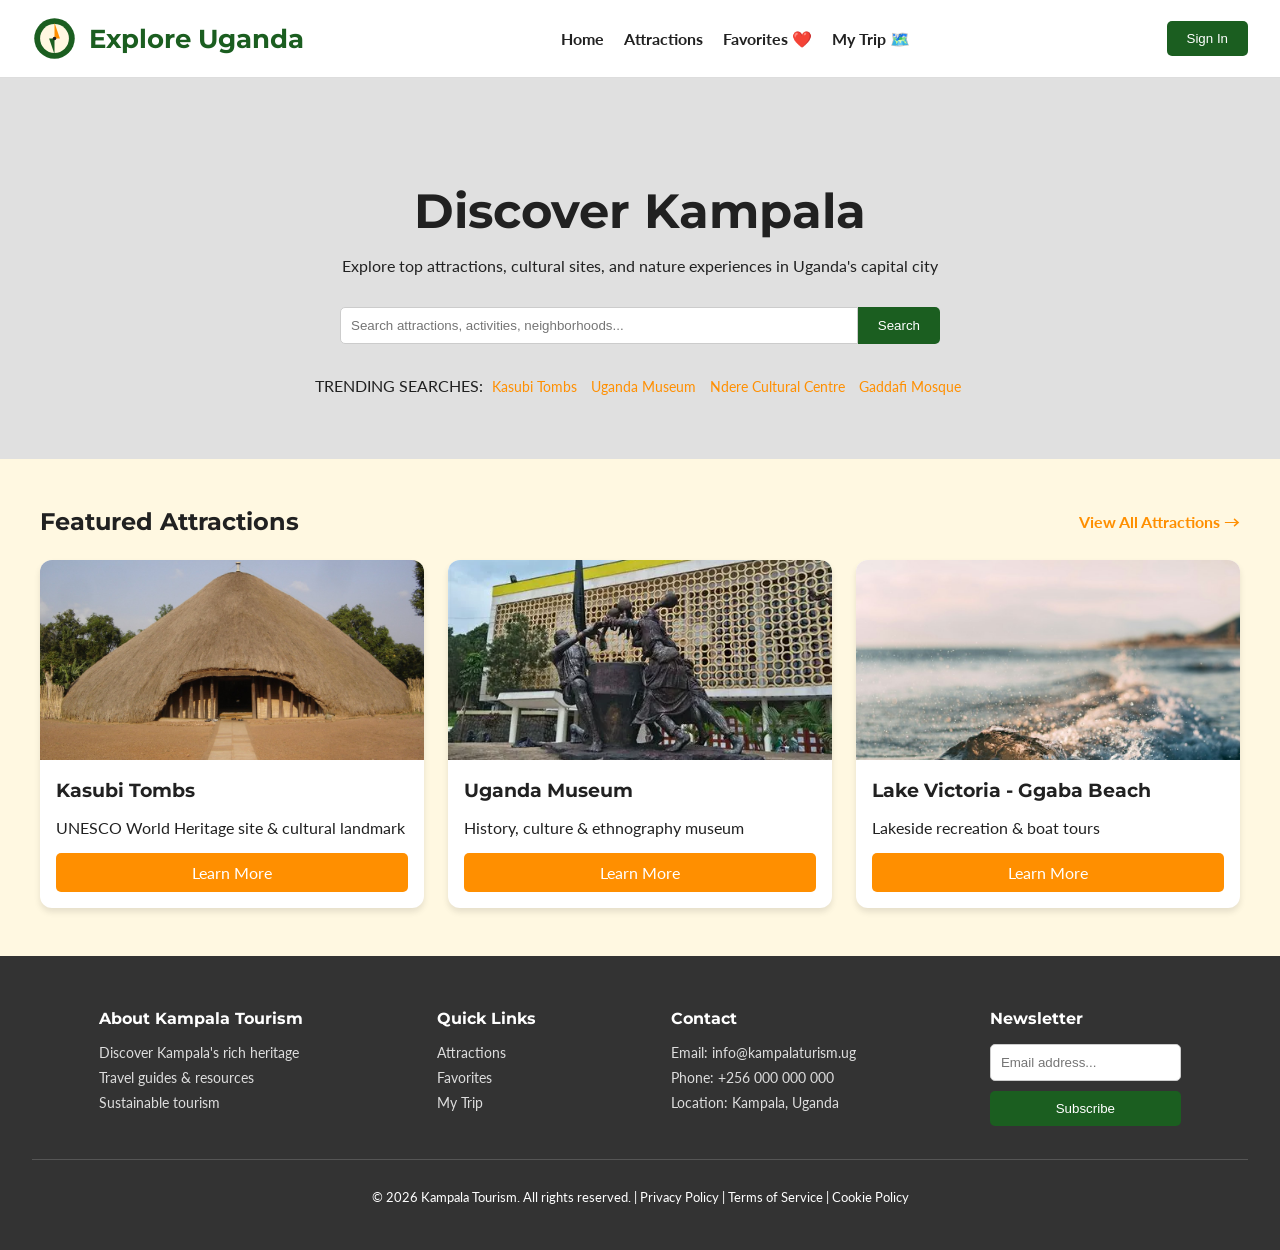
<file: index.html>
<!DOCTYPE html>
<html lang="en">

<head>
    <meta charset="UTF-8">
    <meta name="viewport" content="width=device-width, initial-scale=1.0">
    <title>Explore Uganda - Home</title>
    <meta name="description"
        content="Explore Uganda's top tourist attractions, cultural sites, and nature experiences in Kampala and beyond.">
    <link rel="stylesheet" href="css/style.css">
    <link href="https://fonts.googleapis.com/css2?family=Lato:wght@400;700&family=Montserrat:wght@700&display=swap"
        rel="stylesheet">
</head>

<body>

    <header>
        <div class="logo">
            <svg viewBox="0 0 100 100" xmlns="http://www.w3.org/2000/svg">
                <circle cx="50" cy="50" r="45" fill="#1B5E20" />
                <circle cx="50" cy="50" r="32" fill="#FFF8E1" />
                <polygon points="50,15 62,50 50,50" fill="#FF8F00" />
                <polygon points="50,85 38,50 50,50" fill="#1B5E20" />
                <circle cx="50" cy="50" r="4" fill="#212121" />
            </svg>
            <h1>Explore Uganda</h1>
        </div>

        <!-- Mobile Hamburger Button -->
        <button class="menu-toggle" id="mobile-menu" aria-label="Toggle navigation menu">
            <span></span>
            <span></span>
            <span></span>
        </button>

        <!-- Navigation Links -->
        <nav id="main-nav">
            <ul>
                <li><a href="index.html">Home</a></li>
                <li><a href="attractions.html">Attractions</a></li>
                <li><a href="favorites.html">Favorites ❤️</a></li>
                <li><a href="itinerary.html">My Trip 🗺️</a></li>
                <li class="mobile-signin"><button class="sign-in-btn">Sign In</button></li>
            </ul>
        </nav>

        <!-- Desktop Sign In Button -->
        <button class="sign-in-btn desktop-signin">Sign In</button>
    </header>

    <!-- HERO SECTION -->
    <section class="hero">
        <h2>Discover Kampala</h2>
        <p>Explore top attractions, cultural sites, and nature experiences in Uganda's capital city</p>
        <div class="search-bar">
            <input type="text" placeholder="Search attractions, activities, neighborhoods...">
            <button>Search</button>
        </div>
        <div class="trending-searches">
            <span>TRENDING SEARCHES:</span>
            <a href="#">Kasubi Tombs</a>
            <a href="#">Uganda Museum</a>
            <a href="#">Ndere Cultural Centre</a>
            <a href="#">Gaddafi Mosque</a>
        </div>
    </section>

    <!-- FEATURED ATTRACTIONS SECTION -->
    <section class="featured-section">
        <div class="section-header">
            <h2>Featured Attractions</h2>
            <a href="attractions.html" class="view-all-link" aria-label="View all attractions">View All Attractions
                →</a>
        </div>
        <div class="featured-grid">
            <div class="card featured-card">
                <img src="images/1_kasubi_tombs.jpg" alt="Kasubi Tombs">
                <div class="card-content">
                    <h3>Kasubi Tombs</h3>
                    <p>UNESCO World Heritage site & cultural landmark</p>
                    <a href="detail.html?id=1" class="btn-view" aria-label="Learn more about Kasubi Tombs"
                        style="background: var(--secondary-orange);">Learn More</a>
                </div>
            </div>
            <div class="card featured-card">
                <img src="images/2_uganda_museum.jpg" alt="Uganda Museum">
                <div class="card-content">
                    <h3>Uganda Museum</h3>
                    <p>History, culture & ethnography museum</p>
                    <a href="detail.html?id=2" class="btn-view" aria-label="Learn more about Uganda Museum"
                        style="background: var(--secondary-orange);">Learn More</a>
                </div>
            </div>
            <div class="card featured-card">
                <img src="images/3_lake_victoria.jpg" alt="Lake Victoria">
                <div class="card-content">
                    <h3>Lake Victoria - Ggaba Beach</h3>
                    <p>Lakeside recreation & boat tours</p>
                    <a href="detail.html?id=3" class="btn-view" aria-label="Learn more about Lake Victoria"
                        style="background: var(--secondary-orange);">Learn More</a>
                </div>
            </div>
        </div>
    </section>

    <!-- FOOTER -->
    <footer>
        <div class="footer-columns">
            <div>
                <h4>About Kampala Tourism</h4>
                <ul>
                    <li>Discover Kampala's rich heritage</li>
                    <li>Travel guides & resources</li>
                    <li>Sustainable tourism</li>
                </ul>
            </div>
            <div>
                <h4>Quick Links</h4>
                <ul>
                    <li><a href="attractions.html">Attractions</a></li>
                    <li><a href="favorites.html">Favorites</a></li>
                    <li><a href="itinerary.html">My Trip</a></li>
                </ul>
            </div>
            <div>
                <h4>Contact</h4>
                <ul>
                    <li>Email: info@kampalaturism.ug</li>
                    <li>Phone: +256 000 000 000</li>
                    <li>Location: Kampala, Uganda</li>
                </ul>
            </div>
            <div>
                <h4>Newsletter</h4>
                <form onsubmit="event.preventDefault(); alert('Subscribed!');"
                    style="display: flex; flex-direction: column; gap: 10px;">
                    <input type="email" placeholder="Email address..." required
                        style="padding: 10px; border-radius: 5px; border: 1px solid #ccc;">
                    <button type="submit" class="sign-in-btn" style="width: 100%;">Subscribe</button>
                </form>
            </div>
        </div>
        <div class="footer-bottom">
            <p>&copy; 2026 Kampala Tourism. All rights reserved. | Privacy Policy | Terms of Service | Cookie Policy</p>
        </div>
    </footer>

    <!-- LINK TO JAVASCRIPT -->
    <script src="js/main.js" type="module"></script>
</body>

</html>
</file>
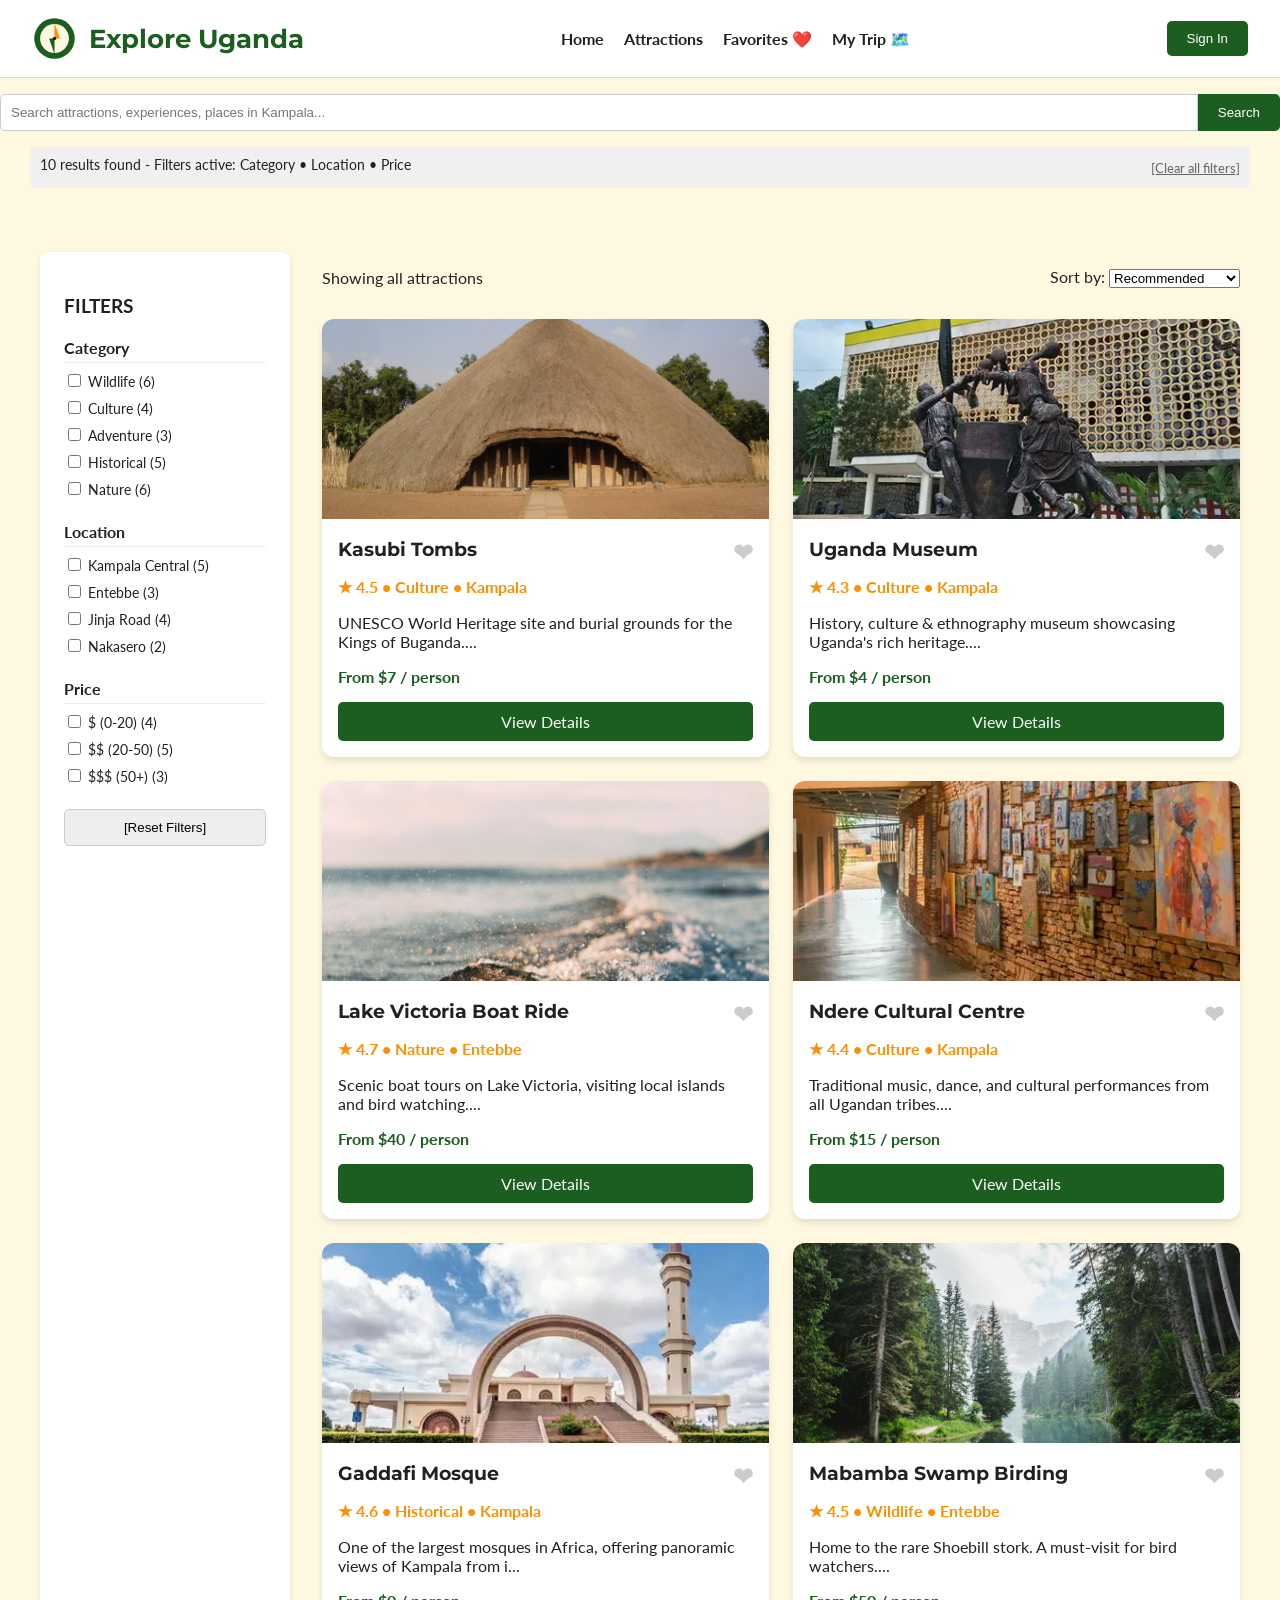
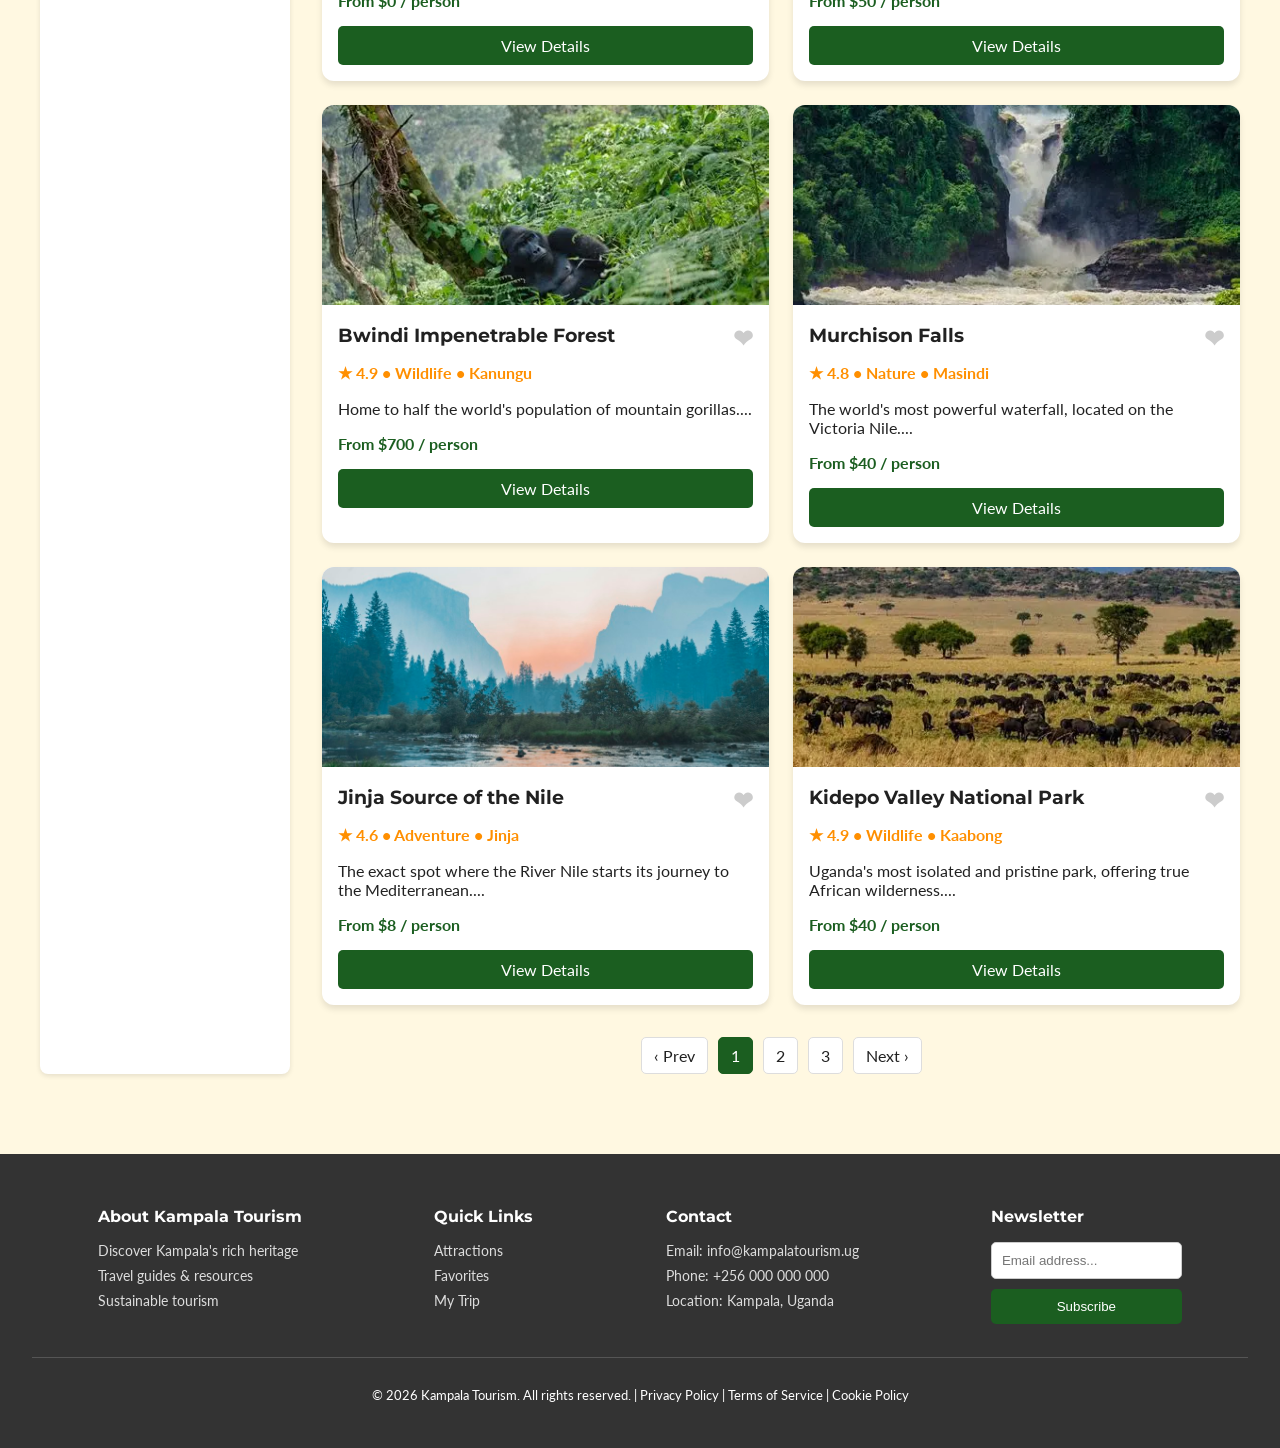
<file: attractions.html>
<!DOCTYPE html>
<html lang="en">

<head>
    <meta charset="UTF-8">
    <meta name="viewport" content="width=device-width, initial-scale=1.0">
    <title>Attractions - Explore Uganda</title>
    <meta name="description"
        content="Explore Uganda's top tourist attractions, cultural sites, and nature experiences in Kampala and beyond.">
    <link rel="stylesheet" href="css/style.css">
    <link href="https://fonts.googleapis.com/css2?family=Lato:wght@400;700&family=Montserrat:wght@700&display=swap"
        rel="stylesheet">
</head>

<body>

    <!-- HEADER -->
        <header>
        <div class="logo">
            <svg viewBox="0 0 100 100" xmlns="http://www.w3.org/2000/svg">
                <circle cx="50" cy="50" r="45" fill="#1B5E20" />
                <circle cx="50" cy="50" r="32" fill="#FFF8E1" />
                <polygon points="50,15 62,50 50,50" fill="#FF8F00" />
                <polygon points="50,85 38,50 50,50" fill="#1B5E20" />
                <circle cx="50" cy="50" r="4" fill="#212121" />
            </svg>
            <h1>Explore Uganda</h1>
        </div>

        <!-- Mobile Hamburger Button -->
        <button class="menu-toggle" id="mobile-menu" aria-label="Toggle navigation menu">
            <span></span>
            <span></span>
            <span></span>
        </button>

        <!-- Navigation Links -->
        <nav id="main-nav">
            <ul>
                <li><a href="index.html">Home</a></li>
                <li><a href="attractions.html">Attractions</a></li>
                <li><a href="favorites.html">Favorites ❤️</a></li>
                <li><a href="itinerary.html">My Trip 🗺️</a></li>
                <li class="mobile-signin"><button class="sign-in-btn">Sign In</button></li>
            </ul>
        </nav>
        
        <!-- Desktop Sign In Button -->
        <button class="sign-in-btn desktop-signin">Sign In</button>
    </header>
    <!-- TOP SEARCH & DYNAMIC FILTERING BAR (From Wireframe 1) -->
    <section class="listing-header">
        <div class="search-bar" style="margin: 1rem auto; max-width: 100%;">
            <input type="text" placeholder="Search attractions, experiences, places in Kampala...">
            <button>Search</button>
        </div>
        <div class="filter-status-bar"
            style="display: flex; justify-content: space-between; align-items: center; max-width: 1200px; margin: 0 auto 2rem auto;">
            <p><span id="results-count">12 results found</span> - Filters active: Category • Location • Price</p>
            <a href="#" class="clear-all" aria-label="Clear all active filters">[Clear all filters]</a>
        </div>
    </section>

    <!-- MAIN CONTENT: LISTING + FILTERS -->
    <main class="listing-container" id="attractions">

        <!-- FILTERS SIDEBAR -->
        <aside class="filters-sidebar">
            <h3>FILTERS</h3>

            <div class="filter-group">
                <h4>Category</h4>
                <label><input type="checkbox" class="filter-category" value="Wildlife"> Wildlife (6)</label>
                <label><input type="checkbox" class="filter-category" value="Culture"> Culture (4)</label>
                <label><input type="checkbox" class="filter-category" value="Adventure"> Adventure (3)</label>
                <label><input type="checkbox" class="filter-category" value="Historical"> Historical (5)</label>
                <label><input type="checkbox" class="filter-category" value="Nature"> Nature (6)</label>
            </div>

            <div class="filter-group">
                <h4>Location</h4>
                <label><input type="checkbox" class="filter-location" value="Kampala"> Kampala Central (5)</label>
                <label><input type="checkbox" class="filter-location" value="Entebbe"> Entebbe (3)</label>
                <label><input type="checkbox" class="filter-location" value="Jinja"> Jinja Road (4)</label>
                <label><input type="checkbox" class="filter-location" value="Nakasero"> Nakasero (2)</label>
            </div>

            <div class="filter-group">
                <h4>Price</h4>
                <label><input type="checkbox" class="filter-price" value="0-20"> $ (0-20) (4)</label>
                <label><input type="checkbox" class="filter-price" value="20-50"> $$ (20-50) (5)</label>
                <label><input type="checkbox" class="filter-price" value="50+"> $$$ (50+) (3)</label>
            </div>

            <button id="reset-filters" class="reset-btn">[Reset Filters]</button>
        </aside>

        <!-- RESULTS GRID -->
        <section class="results-area">
            <div class="results-header">
                <p id="results-status-text">Showing all attractions</p>
                <div class="sort-options">
                    <label>Sort by:
                        <select id="sort-select">
                            <option value="recommended">Recommended</option>
                            <option value="price-low">Price: Low to High</option>
                            <option value="price-high">Price: High to Low</option>
                            <option value="rating">Rating</option>
                        </select>
                    </label>
                </div>
            </div>

            <div id="attractions-grid" class="grid-container">
                <!-- Cards injected by main.js -->
            </div>

            <!-- Pagination Controls -->
            <div class="pagination-controls">
                <a href="#" class="page-link" aria-label="Previous page">‹ Prev</a>
                <a href="#" class="page-link active" aria-label="Page 1">1</a>
                <a href="#" class="page-link" aria-label="Page 2">2</a>
                <a href="#" class="page-link" aria-label="Page 3">3</a>
                <a href="#" class="page-link" aria-label="Next page">Next ›</a>
            </div>
        </section>
    </main>

    <!-- FOOTER -->
    <footer>
        <div class="footer-columns">
            <div>
                <h4>About Kampala Tourism</h4>
                <ul>
                    <li>Discover Kampala's rich heritage</li>
                    <li>Travel guides & resources</li>
                    <li>Sustainable tourism</li>
                </ul>
            </div>
            <div>
                <h4>Quick Links</h4>
                <ul>
                    <li><a href="attractions.html">Attractions</a></li>
                    <li><a href="favorites.html">Favorites</a></li>
                    <li><a href="itinerary.html">My Trip</a></li>
                </ul>
            </div>
            <div>
                <h4>Contact</h4>
                <ul>
                    <li>Email: info@kampalatourism.ug</li>
                    <li>Phone: +256 000 000 000</li>
                    <li>Location: Kampala, Uganda</li>
                </ul>
            </div>
            <div>
                <h4>Newsletter</h4>
                <form onsubmit="event.preventDefault(); alert('Subscribed!');"
                    style="display: flex; flex-direction: column; gap: 10px;">
                    <input type="email" placeholder="Email address..." required
                        style="padding: 10px; border-radius: 5px; border: 1px solid #ccc;">
                    <button type="submit" class="sign-in-btn" style="width: 100%;">Subscribe</button>
                </form>
            </div>
        </div>
        <div class="footer-bottom">
            <p>&copy; 2026 Kampala Tourism. All rights reserved. | Privacy Policy | Terms of Service | Cookie Policy</p>
        </div>
    </footer>

    <!-- LINK TO JAVASCRIPT FOR LISTING -->
    <script src="js/main.js" type="module"></script>
</body>

</html>
</file>
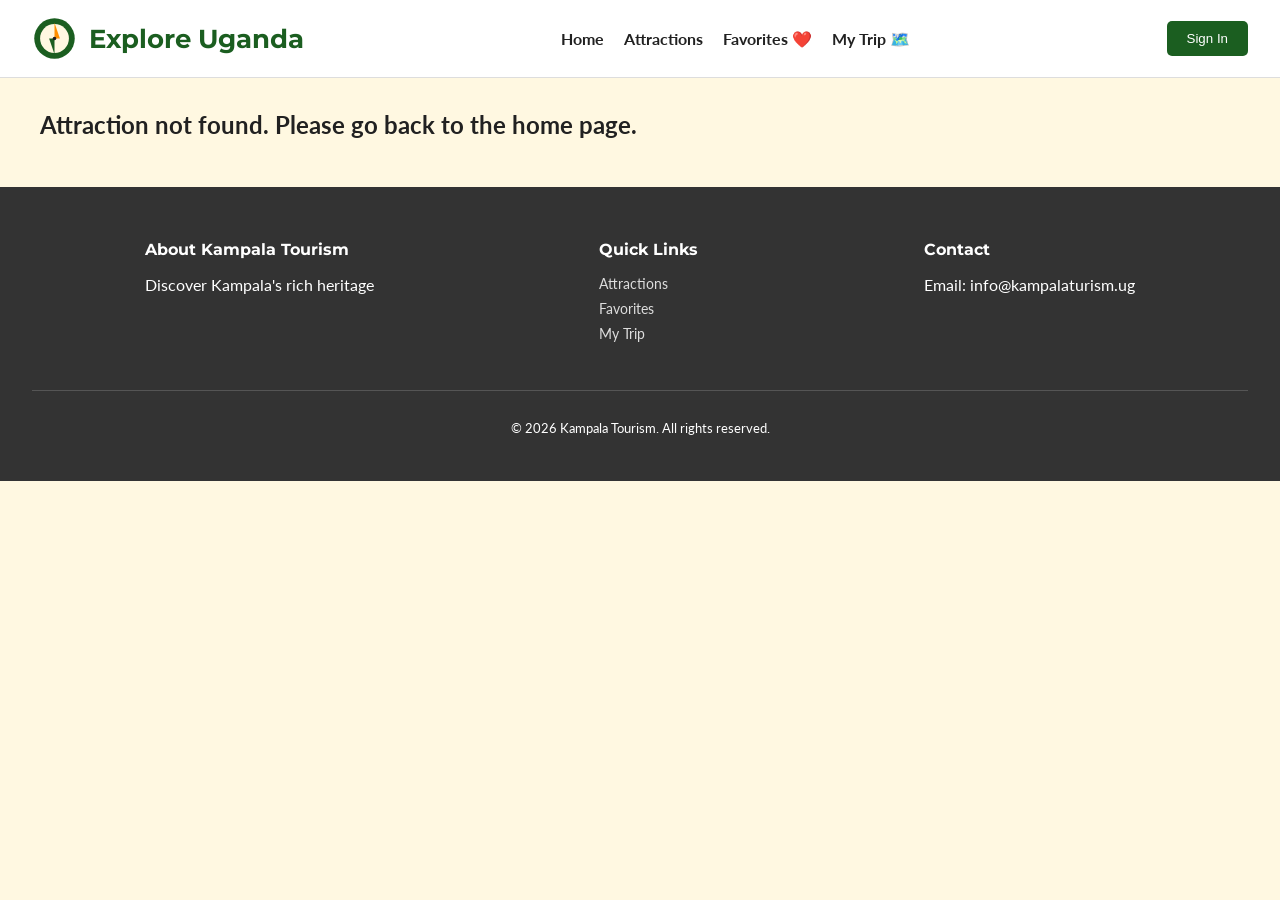
<file: detail.html>
<!DOCTYPE html>
<html lang="en">

<head>
    <meta charset="UTF-8">
    <meta name="viewport" content="width=device-width, initial-scale=1.0">
    <title>Attraction Details - Explore Uganda</title>
    <meta name="description"
        content="Explore Uganda's top tourist attractions, cultural sites, and nature experiences in Kampala and beyond.">

    <link rel="stylesheet" href="css/style.css">
    <link href="https://fonts.googleapis.com/css2?family=Lato:wght@400;700&family=Montserrat:wght@700&display=swap"
        rel="stylesheet">
</head>

<body>

    <!-- HEADER -->
    <header>
        <div class="logo">
            <svg viewBox="0 0 100 100" xmlns="http://www.w3.org/2000/svg">
                <circle cx="50" cy="50" r="45" fill="#1B5E20" />
                <circle cx="50" cy="50" r="32" fill="#FFF8E1" />
                <polygon points="50,15 62,50 50,50" fill="#FF8F00" />
                <polygon points="50,85 38,50 50,50" fill="#1B5E20" />
                <circle cx="50" cy="50" r="4" fill="#212121" />
            </svg>
            <h1>Explore Uganda</h1>
        </div>

        <!-- Mobile Hamburger Button -->
        <button class="menu-toggle" id="mobile-menu" aria-label="Toggle navigation menu">
            <span></span>
            <span></span>
            <span></span>
        </button>

        <!-- Navigation Links -->
        <nav id="main-nav">
            <ul>
                <li><a href="index.html">Home</a></li>
                <li><a href="attractions.html">Attractions</a></li>
                <li><a href="favorites.html">Favorites ❤️</a></li>
                <li><a href="itinerary.html">My Trip 🗺️</a></li>
                <li class="mobile-signin"><button class="sign-in-btn">Sign In</button></li>
            </ul>
        </nav>

        <!-- Desktop Sign In Button -->
        <button class="sign-in-btn desktop-signin">Sign In</button>
    </header>

    <!-- MAIN DETAIL CONTENT -->
    <main class="detail-container">
        <!-- This ID will be populated by JavaScript -->
        <div id="detail-content">
            <p>Loading attraction details...</p>
        </div>
    </main>

    <!-- FOOTER -->
    <footer>
        <div class="footer-columns">
            <div>
                <h4>About Kampala Tourism</h4>
                <p>Discover Kampala's rich heritage</p>
            </div>
            <div>
                <h4>Quick Links</h4>
                <ul>
                    <li><a href="attractions.html">Attractions</a></li>
                    <li><a href="favorites.html">Favorites</a></li>
                    <li><a href="itinerary.html">My Trip</a></li>
                </ul>
            </div>
            <div>
                <h4>Contact</h4>
                <p>Email: info@kampalaturism.ug</p>
            </div>
        </div>
        <div class="footer-bottom">
            <p>&copy; 2026 Kampala Tourism. All rights reserved.</p>
        </div>
    </footer>

    <!-- LINK TO JAVASCRIPT -->
    <script src="js/main.js" type="module"></script>
    <script src="js/detail.js" type="module"></script>
</body>

</html>
</file>
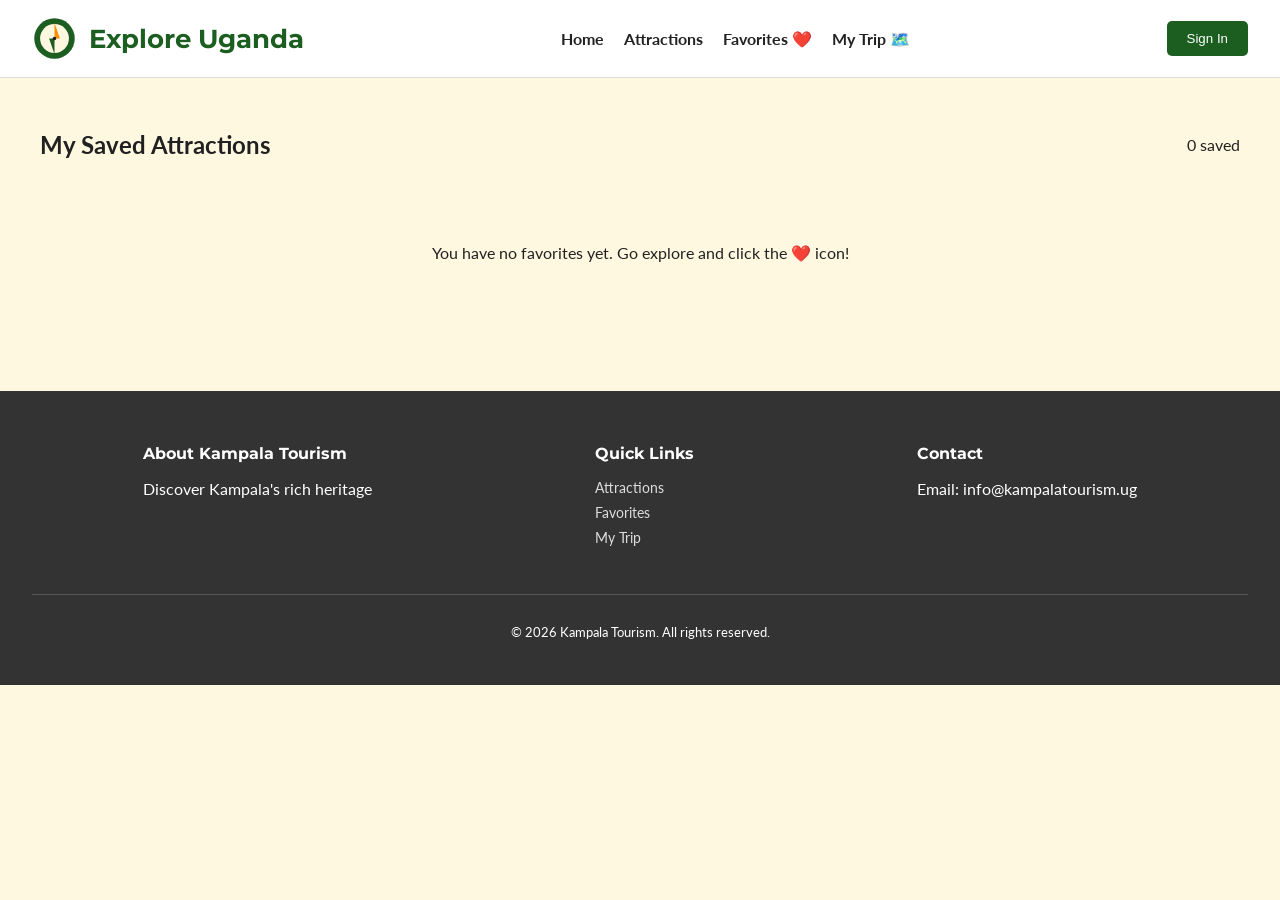
<file: favorites.html>
<!DOCTYPE html>
<html lang="en">

<head>
    <meta charset="UTF-8">
    <meta name="viewport" content="width=device-width, initial-scale=1.0">
    <title>My Favorites - Explore Uganda</title>
    <meta name="description"
        content="Explore Uganda's top tourist attractions, cultural sites, and nature experiences in Kampala and beyond.">
    <link rel="stylesheet" href="css/style.css">
    <link href="https://fonts.googleapis.com/css2?family=Lato:wght@400;700&family=Montserrat:wght@700&display=swap"
        rel="stylesheet">
</head>

<body>

    <!-- HEADER -->
    <header>
        <div class="logo">
            <svg viewBox="0 0 100 100" xmlns="http://www.w3.org/2000/svg">
                <circle cx="50" cy="50" r="45" fill="#1B5E20" />
                <circle cx="50" cy="50" r="32" fill="#FFF8E1" />
                <polygon points="50,15 62,50 50,50" fill="#FF8F00" />
                <polygon points="50,85 38,50 50,50" fill="#1B5E20" />
                <circle cx="50" cy="50" r="4" fill="#212121" />
            </svg>
            <h1>Explore Uganda</h1>
        </div>

        <!-- Mobile Hamburger Button -->
        <button class="menu-toggle" id="mobile-menu" aria-label="Toggle navigation menu">
            <span></span>
            <span></span>
            <span></span>
        </button>

        <!-- Navigation Links -->
        <nav id="main-nav">
            <ul>
                <li><a href="index.html">Home</a></li>
                <li><a href="attractions.html">Attractions</a></li>
                <li><a href="favorites.html">Favorites ❤️</a></li>
                <li><a href="itinerary.html">My Trip 🗺️</a></li>
                <li class="mobile-signin"><button class="sign-in-btn">Sign In</button></li>
            </ul>
        </nav>

        <!-- Desktop Sign In Button -->
        <button class="sign-in-btn desktop-signin">Sign In</button>
    </header>

    <!-- MAIN CONTENT -->
    <main class="listing-container" style="grid-template-columns: 1fr;">
        <section class="results-area">
            <div class="results-header">
                <h2>My Saved Attractions</h2>
                <p id="results-count">Loading...</p>
            </div>

            <!-- Grid for Favorites -->
            <div id="favorites-grid" class="grid-container">
                <!-- Cards will appear here dynamically -->
            </div>
        </section>
    </main>

    <!-- FOOTER -->
    <footer>
        <div class="footer-columns">
            <div>
                <h4>About Kampala Tourism</h4>
                <p>Discover Kampala's rich heritage</p>
            </div>
            <div>
                <h4>Quick Links</h4>
                <ul>
                    <li><a href="attractions.html">Attractions</a></li>
                    <li><a href="favorites.html">Favorites</a></li>
                    <li><a href="itinerary.html">My Trip</a></li>
                </ul>
            </div>
            <div>
                <h4>Contact</h4>
                <p>Email: info@kampalatourism.ug</p>
            </div>
        </div>
        <div class="footer-bottom">
            <p>&copy; 2026 Kampala Tourism. All rights reserved.</p>
        </div>
    </footer>

    <!-- LINK TO JAVASCRIPT -->
    <script src="js/main.js" type="module"></script>
    <script src="js/favorites.js" type="module"></script>
</body>

</html>
</file>
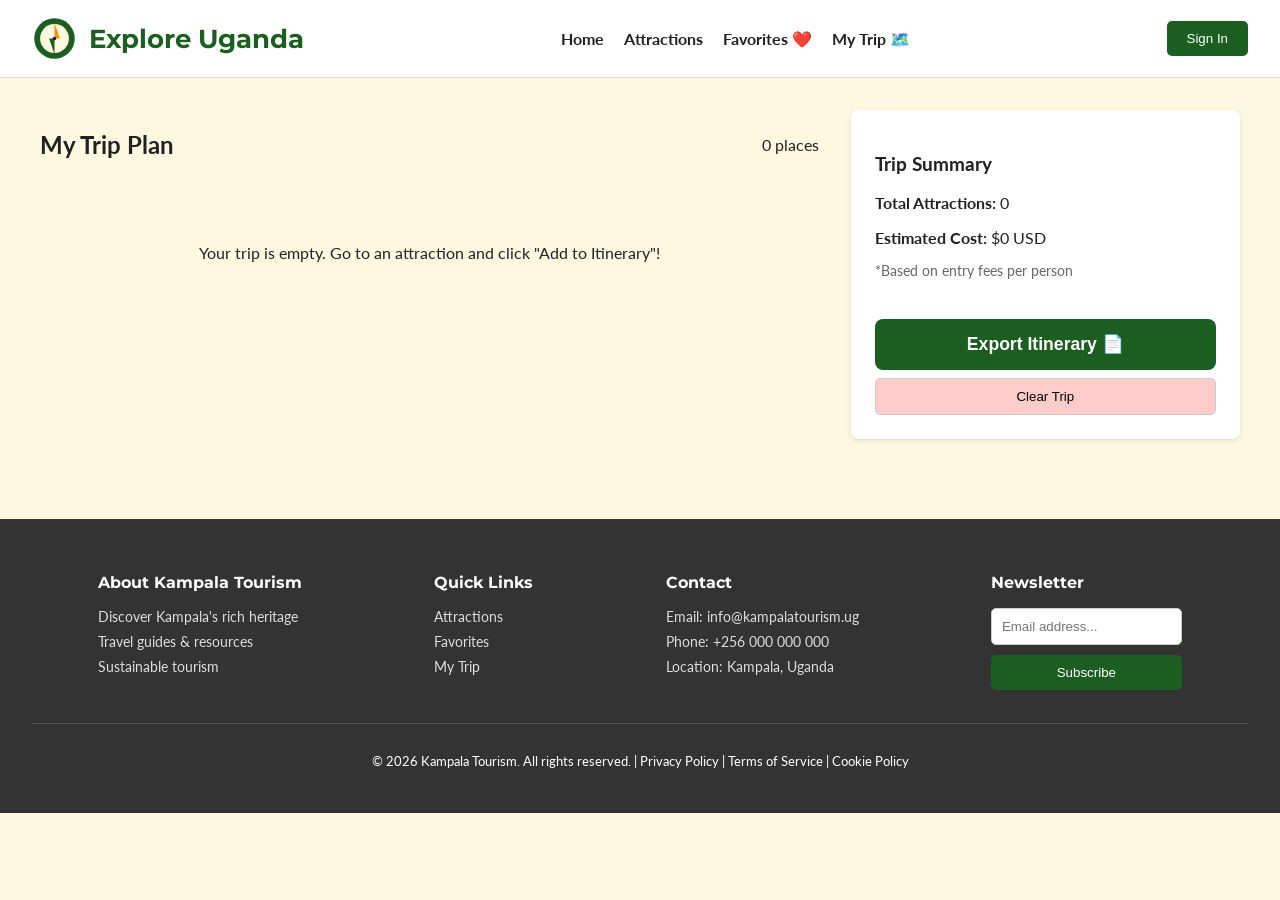
<file: itinerary.html>
<!DOCTYPE html>
<html lang="en">

<head>
    <meta charset="UTF-8">
    <meta name="viewport" content="width=device-width, initial-scale=1.0">
    <title>My Itinerary - Explore Uganda</title>
    <meta name="description"
        content="Explore Uganda's top tourist attractions, cultural sites, and nature experiences in Kampala and beyond.">
    <link rel="stylesheet" href="css/style.css">
    <link href="https://fonts.googleapis.com/css2?family=Lato:wght@400;700&family=Montserrat:wght@700&display=swap"
        rel="stylesheet">
</head>

<body>

    <header>
        <div class="logo">
            <svg viewBox="0 0 100 100" xmlns="http://www.w3.org/2000/svg">
                <circle cx="50" cy="50" r="45" fill="#1B5E20" />
                <circle cx="50" cy="50" r="32" fill="#FFF8E1" />
                <polygon points="50,15 62,50 50,50" fill="#FF8F00" />
                <polygon points="50,85 38,50 50,50" fill="#1B5E20" />
                <circle cx="50" cy="50" r="4" fill="#212121" />
            </svg>
            <h1>Explore Uganda</h1>
        </div>

        <!-- Mobile Hamburger Button -->
        <button class="menu-toggle" id="mobile-menu" aria-label="Toggle navigation menu">
            <span></span>
            <span></span>
            <span></span>
        </button>

        <!-- Navigation Links -->
        <nav id="main-nav">
            <ul>
                <li><a href="index.html">Home</a></li>
                <li><a href="attractions.html">Attractions</a></li>
                <li><a href="favorites.html">Favorites ❤️</a></li>
                <li><a href="itinerary.html">My Trip 🗺️</a></li>
                <li class="mobile-signin"><button class="sign-in-btn">Sign In</button></li>
            </ul>
        </nav>

        <!-- Desktop Sign In Button -->
        <button class="sign-in-btn desktop-signin">Sign In</button>
    </header>

    <main class="listing-container" style="grid-template-columns: 2fr 1fr;">
        <!-- Left Side: Trip List -->
        <section class="results-area">
            <div class="results-header">
                <h2>My Trip Plan</h2>
                <p id="trip-count">Loading...</p>
            </div>
            <div id="itinerary-list" class="grid-container" style="grid-template-columns: 1fr;">
                <!-- Trip items will appear here -->
            </div>
        </section>

        <!-- Right Side: Summary & Export -->
        <aside class="filters-sidebar">
            <h3>Trip Summary</h3>
            <div class="filter-group">
                <p><strong>Total Attractions:</strong> <span id="total-attractions">0</span></p>
                <p><strong>Estimated Cost:</strong> $<span id="total-cost">0</span> USD</p>
                <p style="font-size: 0.85rem; color: #666;">*Based on entry fees per person</p>
            </div>

            <button id="export-btn" class="book-btn" style="margin-top: 1rem;">Export Itinerary 📄</button>
            <button id="clear-trip-btn" class="reset-btn" style="margin-top: 0.5rem; background: #ffcccc;">Clear
                Trip</button>
        </aside>
    </main>

    <!-- FOOTER -->
    <footer>
        <div class="footer-columns">
            <div>
                <h4>About Kampala Tourism</h4>
                <ul>
                    <li>Discover Kampala's rich heritage</li>
                    <li>Travel guides & resources</li>
                    <li>Sustainable tourism</li>
                </ul>
            </div>
            <div>
                <h4>Quick Links</h4>
                <ul>
                    <li><a href="attractions.html">Attractions</a></li>
                    <li><a href="favorites.html">Favorites</a></li>
                    <li><a href="itinerary.html">My Trip</a></li>
                </ul>
            </div>
            <div>
                <h4>Contact</h4>
                <ul>
                    <li>Email: info@kampalatourism.ug</li>
                    <li>Phone: +256 000 000 000</li>
                    <li>Location: Kampala, Uganda</li>
                </ul>
            </div>
            <div>
                <h4>Newsletter</h4>
                <form onsubmit="event.preventDefault(); alert('Subscribed!');"
                    style="display: flex; flex-direction: column; gap: 10px;">
                    <input type="email" placeholder="Email address..." required
                        style="padding: 10px; border-radius: 5px; border: 1px solid #ccc;">
                    <button type="submit" class="sign-in-btn" style="width: 100%;">Subscribe</button>
                </form>
            </div>
        </div>
        <div class="footer-bottom">
            <p>&copy; 2026 Kampala Tourism. All rights reserved. | Privacy Policy | Terms of Service | Cookie Policy</p>
        </div>
    </footer>

    <!-- LINK TO JAVASCRIPT -->
    <script src="js/main.js" type="module"></script>
    <script src="js/itinerary.js" type="module"></script>
</body>

</html>
</file>
<file: css/style.css>
/* css/style.css */
:root {
    --primary-green: #1B5E20;
    --secondary-orange: #FF8F00;
    --bg-sand: #FFF8E1;
    --text-dark: #212121;
}

body {
    font-family: 'Lato', sans-serif;
    margin: 0;
    padding: 0;
    background-color: var(--bg-sand);
    color: var(--text-dark);
}

/* --- HEADER & NAVIGATION --- */
header {
    display: flex;
    justify-content: space-between;
    align-items: center;
    padding: 1rem 2rem;
    background: white;
    border-bottom: 1px solid #ddd;
    position: relative;
}

.logo {
    display: flex;
    align-items: center;
    gap: 12px;
}

.logo svg {
    width: 45px;
    height: 45px;
}

.logo h1 {
    font-family: 'Montserrat', sans-serif;
    color: var(--primary-green);
    margin: 0;
    font-size: 1.6rem;
    font-weight: 700;
}

nav ul {
    list-style: none;
    display: flex;
    gap: 20px;
    margin: 0;
    padding: 0;
}

nav a {
    text-decoration: none;
    color: var(--text-dark);
    font-weight: bold;
}

.sign-in-btn {
    background: var(--primary-green);
    color: white;
    border: none;
    padding: 10px 20px;
    border-radius: 5px;
    cursor: pointer;
}

/* --- HAMBURGER BUTTON (Hidden on Desktop) --- */
.menu-toggle {
    display: none;
    flex-direction: column;
    gap: 5px;
    background: transparent;
    border: none;
    cursor: pointer;
    padding: 10px;
}

.menu-toggle span {
    display: block;
    width: 28px;
    height: 3px;
    background-color: var(--text-dark);
    border-radius: 3px;
    transition: 0.3s;
}

/* Hide the mobile-only sign-in link on desktop */
.mobile-signin {
    display: none;
}

/* --- HERO --- */
.hero {
    text-align: center;
    padding: 4rem 2rem;
    background: #e0e0e0;
}

.hero h2 {
    font-family: 'Montserrat', sans-serif;
    font-size: 3rem;
    margin-bottom: 0.5rem;
}

.search-bar {
    margin: 2rem auto;
    max-width: 600px;
    display: flex;
}

.search-bar input {
    flex: 1;
    padding: 10px;
    border: 1px solid #ccc;
    border-radius: 5px 0 0 5px;
}

.search-bar button {
    padding: 10px 20px;
    background: var(--primary-green);
    color: white;
    border: none;
    border-radius: 0 5px 5px 0;
    cursor: pointer;
}

.trending-searches a {
    margin: 0 5px;
    color: var(--secondary-orange);
    text-decoration: none;
    font-size: 0.9rem;
}

/* --- LISTING LAYOUT --- */
.listing-container {
    display: grid;
    grid-template-columns: 250px 1fr;
    gap: 2rem;
    padding: 2rem;
    max-width: 1200px;
    margin: 0 auto;
}

.filters-sidebar {
    background: white;
    padding: 1.5rem;
    border-radius: 8px;
    box-shadow: 0 2px 5px rgba(0, 0, 0, 0.1);
}

.filter-group {
    margin-bottom: 1.5rem;
}

.filter-group h4 {
    margin-bottom: 0.5rem;
    border-bottom: 1px solid #eee;
    padding-bottom: 5px;
}

.filter-group label {
    display: block;
    margin-bottom: 0.5rem;
    font-size: 0.9rem;
    cursor: pointer;
}

.reset-btn {
    width: 100%;
    padding: 10px;
    background: #eee;
    border: 1px solid #ccc;
    border-radius: 5px;
    cursor: pointer;
}

.results-header {
    display: flex;
    justify-content: space-between;
    align-items: center;
    margin-bottom: 1rem;
}

.grid-container {
    display: grid;
    grid-template-columns: repeat(auto-fill, minmax(300px, 1fr));
    gap: 1.5rem;
}

/* --- ATTRACTION CARD --- */
.card {
    background: white;
    border-radius: 12px;
    overflow: hidden;
    box-shadow: 0 4px 6px rgba(0, 0, 0, 0.1);
    transition: transform 0.2s;
}

.card:hover {
    transform: translateY(-5px);
}

.card img {
    width: 100%;
    height: 200px;
    object-fit: cover;
    background: #ccc;
}

.card-content {
    padding: 1rem;
}

.card h3 {
    margin: 0 0 0.5rem 0;
    font-family: 'Montserrat', sans-serif;
}

.card .rating {
    color: var(--secondary-orange);
    font-weight: bold;
}

.card .price {
    font-weight: bold;
    color: var(--primary-green);
}

.card .btn-view {
    display: block;
    text-align: center;
    background: var(--primary-green);
    color: white;
    text-decoration: none;
    padding: 10px;
    border-radius: 5px;
    margin-top: 1rem;
}

/* --- FOOTER --- */
footer {
    background: #333;
    color: white;
    padding: 2rem;
    margin-top: 3rem;
}

.footer-columns {
    display: flex;
    justify-content: space-around;
    flex-wrap: wrap;
}

.footer-columns a {
    color: #ddd;
    text-decoration: none;
}

.footer-columns ul {
    list-style: none;
    padding: 0;
}

.footer-columns li {
    margin-bottom: 8px;
    font-size: 0.9rem;
    color: #ddd;
}

.footer-columns h4 {
    margin-bottom: 1rem;
    font-family: 'Montserrat', sans-serif;
}

.footer-bottom {
    text-align: center;
    margin-top: 2rem;
    border-top: 1px solid #555;
    padding-top: 1rem;
    font-size: 0.8rem;
}

/* --- DETAIL PAGE --- */
.detail-container {
    max-width: 1200px;
    margin: 2rem auto;
    padding: 0 2rem;
}

.detail-layout {
    display: grid;
    grid-template-columns: 2fr 1fr;
    gap: 2rem;
}

.detail-main h1 {
    font-family: 'Montserrat', sans-serif;
    font-size: 2.5rem;
    margin-bottom: 0.5rem;
}

.detail-meta {
    color: var(--secondary-orange);
    font-weight: bold;
    margin-bottom: 1.5rem;
}

.gallery-placeholder {
    width: 100%;
    height: 400px;
    background: #ccc;
    border-radius: 12px;
    display: flex;
    align-items: center;
    justify-content: center;
    font-size: 1.2rem;
    color: #555;
    margin-bottom: 1rem;
}

.thumbnail-row {
    display: flex;
    gap: 1rem;
    margin-bottom: 2rem;
}

.thumbnail-row div {
    width: 100px;
    height: 80px;
    background: #ddd;
    border-radius: 8px;
}

.description-box,
.reviews-box {
    background: white;
    padding: 1.5rem;
    border-radius: 12px;
    margin-bottom: 2rem;
    box-shadow: 0 2px 5px rgba(0, 0, 0, 0.05);
}

.description-box h3,
.reviews-box h3 {
    border-bottom: 2px solid var(--primary-green);
    padding-bottom: 0.5rem;
    display: inline-block;
    margin-bottom: 1rem;
}

.booking-card {
    background: white;
    padding: 1.5rem;
    border-radius: 12px;
    box-shadow: 0 4px 10px rgba(0, 0, 0, 0.1);
    margin-bottom: 2rem;
    position: sticky;
    top: 20px;
}

.booking-card h3 {
    font-family: 'Montserrat', sans-serif;
    margin-top: 0;
}

.booking-form label {
    display: block;
    margin-top: 1rem;
    font-weight: bold;
    font-size: 0.9rem;
}

.booking-form input,
.booking-form select {
    width: 100%;
    padding: 10px;
    margin-top: 5px;
    border: 1px solid #ccc;
    border-radius: 5px;
    box-sizing: border-box;
}

.book-btn {
    width: 100%;
    background: var(--primary-green);
    color: white;
    border: none;
    padding: 15px;
    font-size: 1.1rem;
    font-weight: bold;
    border-radius: 8px;
    margin-top: 1.5rem;
    cursor: pointer;
}

.book-btn:hover {
    background: #144917;
}

/* --- ITINERARY --- */
.itinerary-item {
    display: flex;
    justify-content: space-between;
    align-items: center;
    background: white;
    padding: 1rem;
    border-radius: 8px;
    box-shadow: 0 2px 5px rgba(0, 0, 0, 0.1);
    margin-bottom: 1rem;
}

.itinerary-item img {
    width: 80px;
    height: 60px;
    object-fit: cover;
    border-radius: 5px;
    margin-right: 1rem;
}

.itinerary-info {
    flex: 1;
}

.itinerary-info h4 {
    margin: 0 0 0.3rem 0;
}

.itinerary-info p {
    margin: 0;
    font-size: 0.9rem;
    color: #555;
}

.remove-btn {
    background: #ff4d4d;
    color: white;
    border: none;
    padding: 5px 10px;
    border-radius: 5px;
    cursor: pointer;
}

/* --- FEATURED ATTRACTIONS --- */
.featured-section {
    max-width: 1200px;
    margin: 3rem auto;
    padding: 0 2rem;
}

.section-header {
    display: flex;
    justify-content: space-between;
    align-items: center;
    margin-bottom: 1.5rem;
}

.section-header h2 {
    margin: 0;
    font-family: 'Montserrat', sans-serif;
}

.view-all-link {
    color: var(--secondary-orange);
    text-decoration: none;
    font-weight: bold;
}

.featured-grid {
    display: grid;
    grid-template-columns: repeat(3, 1fr);
    gap: 1.5rem;
}

/* --- FILTER STATUS BAR --- */
.filter-status-bar {
    background: #f0f0f0;
    padding: 10px;
    border-radius: 5px;
    margin-bottom: 1.5rem;
    font-size: 0.85rem;
}

.filter-status-bar p {
    margin: 0 0 5px 0;
}

.clear-all {
    color: #666;
    text-decoration: underline;
    font-size: 0.8rem;
}

/* --- PAGINATION --- */
.pagination-controls {
    display: flex;
    justify-content: center;
    gap: 10px;
    margin-top: 2rem;
}

.page-link {
    padding: 8px 12px;
    border: 1px solid #ddd;
    border-radius: 5px;
    text-decoration: none;
    color: var(--text-dark);
    background: white;
}

.page-link.active {
    background: var(--primary-green);
    color: white;
    border-color: var(--primary-green);
}

.page-link:hover:not(.active) {
    background: #f0f0f0;
}

/* --- SCREEN READER ONLY --- */
.sr-only {
    position: absolute;
    width: 1px;
    height: 1px;
    padding: 0;
    margin: -1px;
    overflow: hidden;
    clip: rect(0, 0, 0, 0);
    white-space: nowrap;
    border-width: 0;
}

/* ========================================= */
/* ===== RESPONSIVE DESIGN (MOBILE) ======== */
/* ========================================= */

@media (max-width: 900px) {

    /* --- HEADER: Logo + Hamburger on same line --- */
    header {
        flex-direction: row;
        justify-content: space-between;
        padding: 1rem;
        text-align: left;
    }

    /* Hide the desktop Sign In button */
    .desktop-signin {
        display: none;
    }

    /* Show the hamburger button */
    .menu-toggle {
        display: flex;
    }

    /* --- MOBILE DROPDOWN MENU --- */
    #main-nav {
        display: none;
        /* Hidden by default */
        position: absolute;
        top: 100%;
        /* Directly below the header */
        left: 0;
        width: 100%;
        background: white;
        border-top: 1px solid #ddd;
        box-shadow: 0 4px 6px rgba(0, 0, 0, 0.1);
        z-index: 1000;
    }

    /* When JS adds 'active' class, show the menu */
    #main-nav.active {
        display: block;
    }

    /* Force the links to stack vertically */
    #main-nav ul {
        display: flex;
        flex-direction: column;
        gap: 0;
        padding: 0;
        margin: 0;
        width: 100%;
    }

    #main-nav li {
        width: 100%;
        border-bottom: 1px solid #eee;
    }

    #main-nav a {
        display: block;
        padding: 15px 20px;
        font-size: 1.1rem;
        color: var(--text-dark);
    }

    #main-nav a:hover {
        background-color: #f9f9f9;
    }

    /* Show the mobile Sign In button */
    .mobile-signin {
        display: block;
        padding: 15px 20px;
        text-align: center;
        border-bottom: none;
    }

    .mobile-signin .sign-in-btn {
        width: 100%;
    }

    /* --- HERO --- */
    .hero {
        padding: 2rem 1rem;
    }

    .hero h2 {
        font-size: 2rem;
    }

    .search-bar {
        flex-direction: column;
        gap: 10px;
    }

    .search-bar input {
        border-radius: 5px;
    }

    .search-bar button {
        border-radius: 5px;
        width: 100%;
    }

    /* --- LISTING LAYOUT --- */
    .listing-container {
        grid-template-columns: 1fr;
        padding: 1rem;
        gap: 1.5rem;
    }

    /* --- FEATURED ATTRACTIONS --- */
    .featured-section {
        padding: 0 1rem;
        margin: 2rem auto;
    }

    .featured-grid {
        grid-template-columns: 1fr;
    }

    /* --- DETAIL PAGE --- */
    .detail-container {
        padding: 0 1rem;
    }

    .detail-layout {
        grid-template-columns: 1fr;
    }

    .booking-card {
        position: static;
    }

    /* --- FOOTER --- */
    .footer-columns {
        flex-direction: column;
        gap: 2rem;
        text-align: center;
    }
}

/* Small Mobile Phones */
@media (max-width: 480px) {

    .grid-container {
        grid-template-columns: 1fr;
    }

    .card img {
        height: 180px;
    }

    .itinerary-item {
        flex-direction: column;
        text-align: center;
        gap: 10px;
    }

    .itinerary-item img {
        margin-right: 0;
        width: 100%;
        height: 120px;
    }

    .filters-sidebar {
        padding: 1rem;
    }
}
</file>
